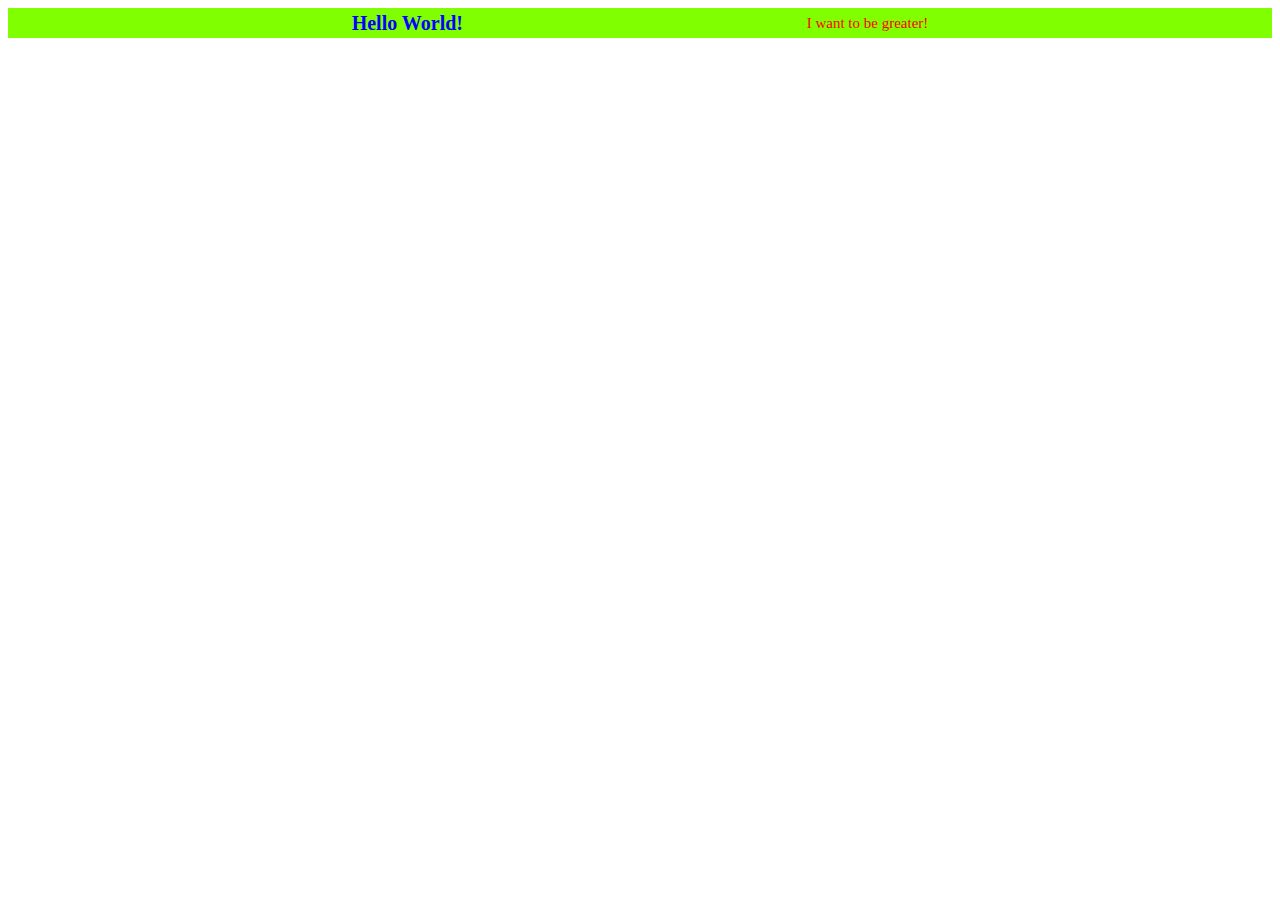
<file: index.html>
<!DOCTYPE html>
<html lang="en">
<head>
    <meta charset="UTF-8">
    <meta name="viewport" content="width=device-width, initial-scale=1.0">
    <title>Document</title>
    <link rel="stylesheet" href="style.css">
</head>
<body>
    <div class="block">
        <h1>Hello World!</h1>
        <p>I want to be greater!</p>
    </div>
</body>
</html>
</file>
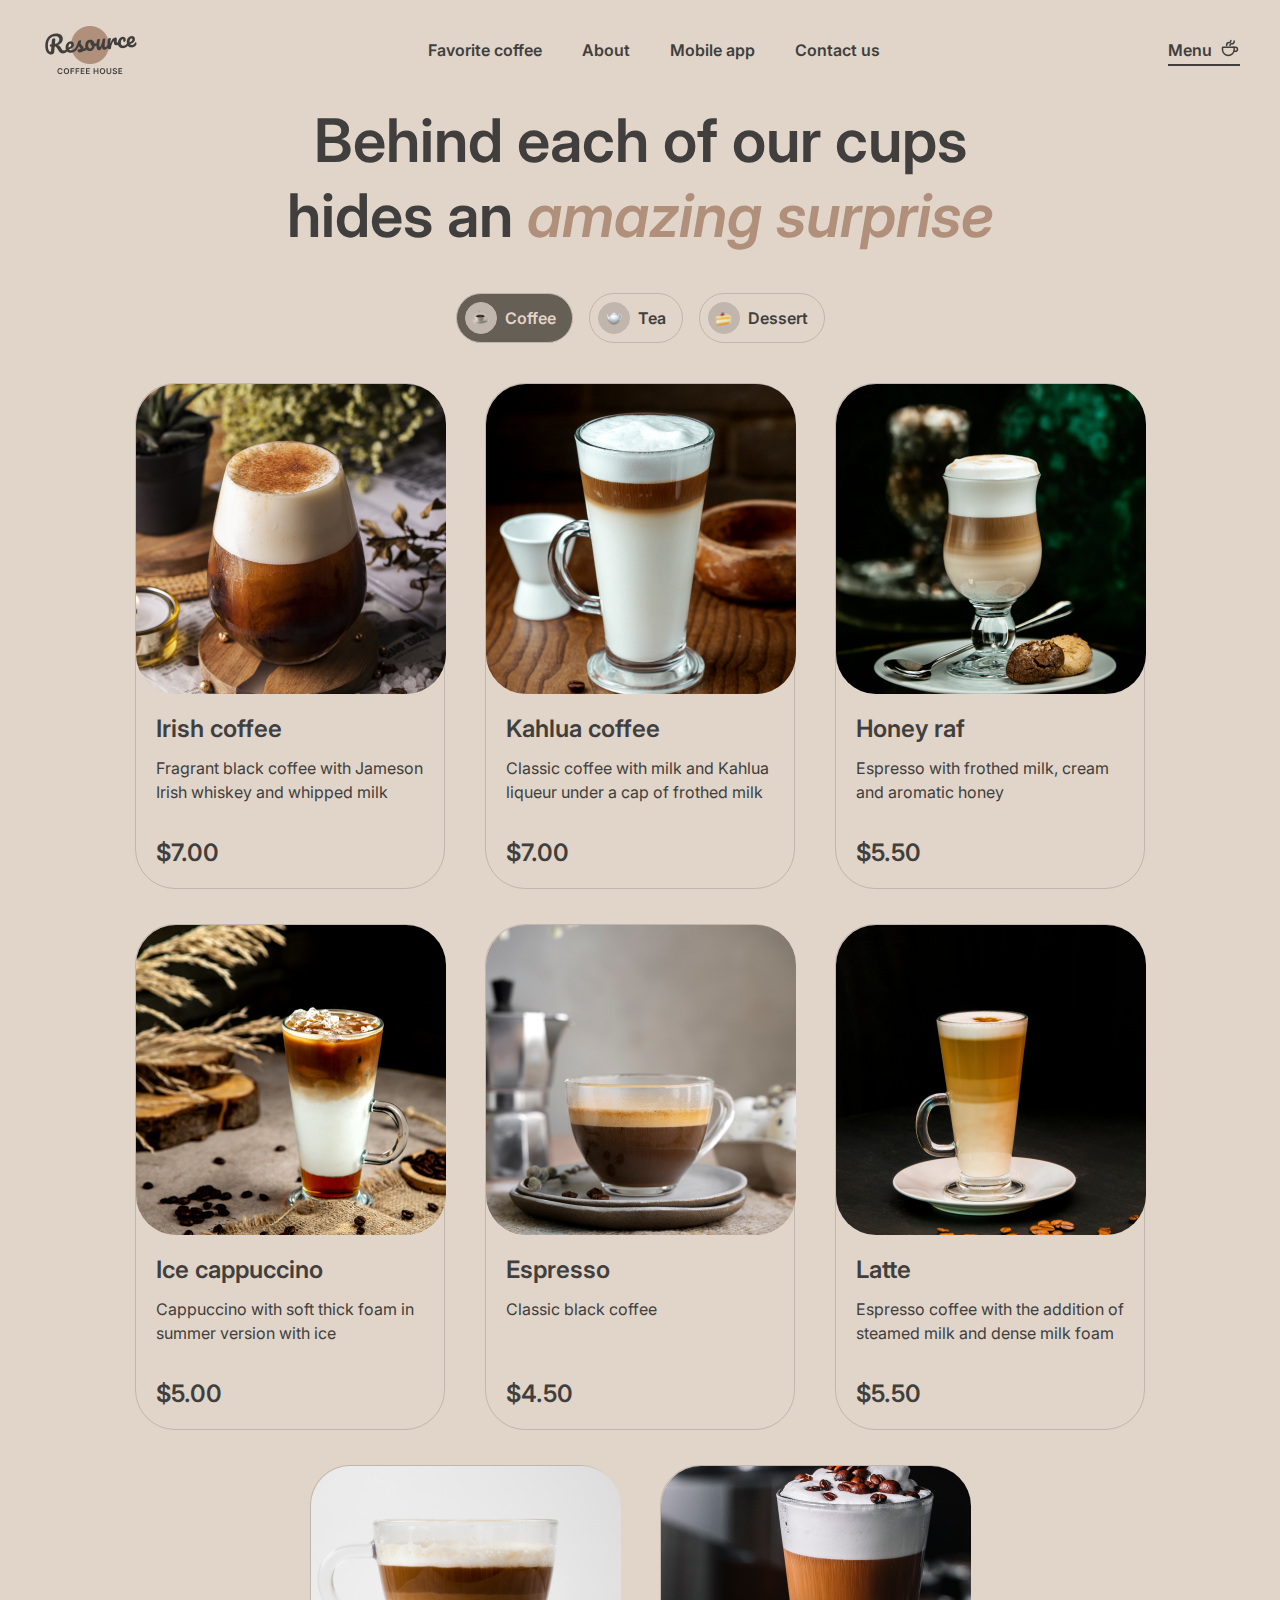
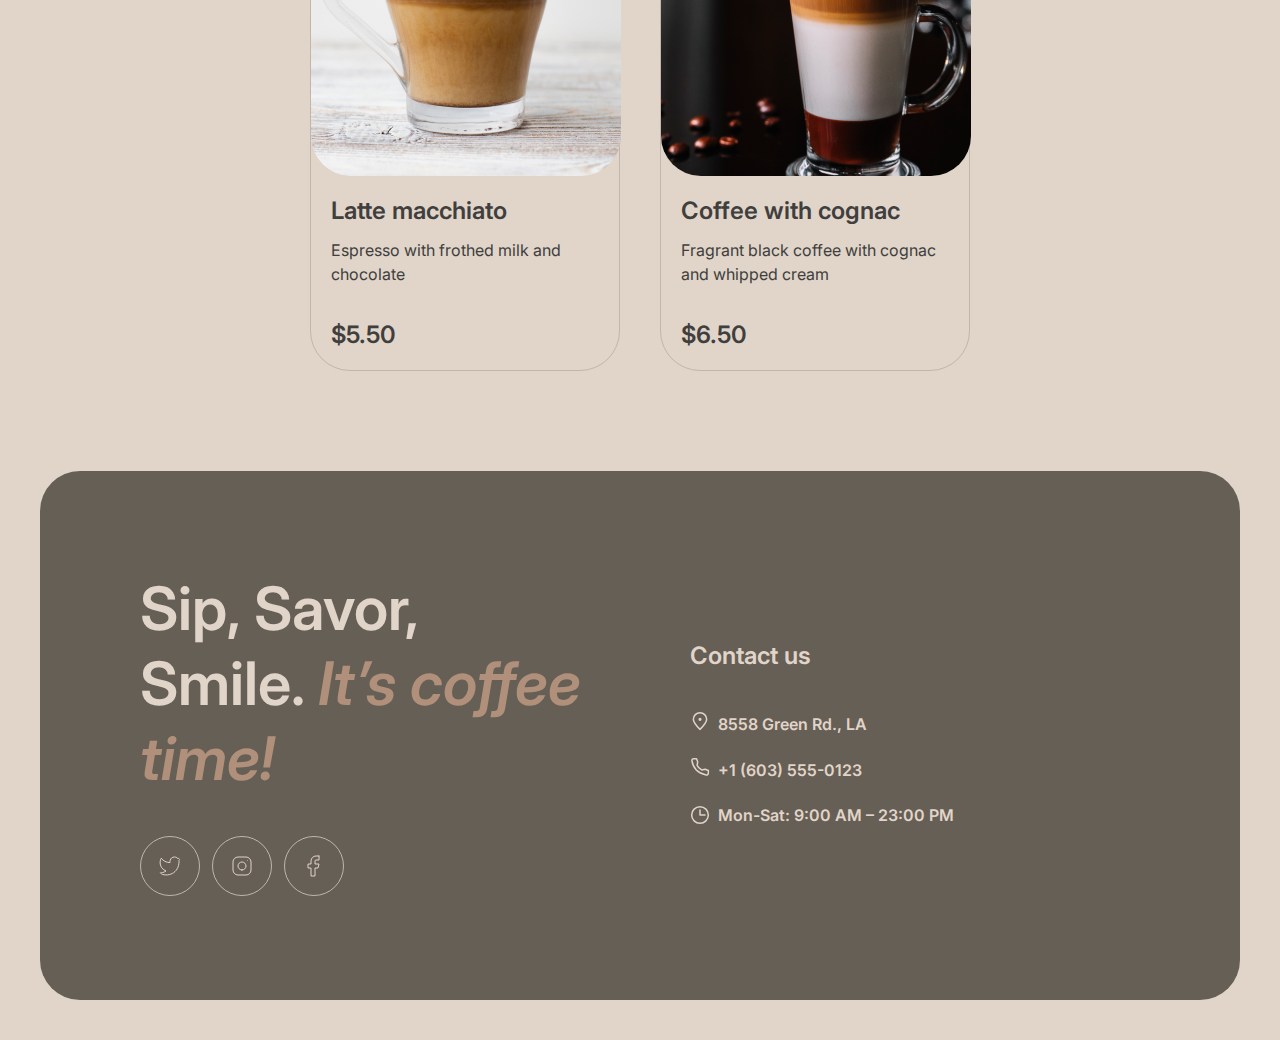
<file: coffee-house/menu/index.html>
<!DOCTYPE html>
<html lang="en">
<head>
    <meta charset="UTF-8">
    <meta name="viewport" content="width=device-width, initial-scale=1.0">
    <title>Coffee-house</title>
    <link rel="shortcut icon" href="../icons/favicon.ico" type="image/png">
    <link rel="preconnect" href="https://fonts.googleapis.com">
    <link rel="preconnect" href="https://fonts.gstatic.com" crossorigin>
    <link href="https://fonts.googleapis.com/css2?family=Fasthand&family=Inter:wght@400;600&family=Raleway:ital,wght@0,300;0,900;1,500;1,900&family=Roboto:wght@400;700;900&display=swap" rel="stylesheet"> 
    <link rel="stylesheet" href="css/style.min.css">
</head>
<body class="root">
    
    <div class="page">
        <header class="header">
            <nav class="header__navigation">
                <div class="header__menu">
                    <div>
                        <a href="../index.html" class="header__link"><img src="../images/logo.png" alt="header-logo" class="header__logo"></a>
                    </div>
                    <div class="hamburger">
                        <svg xmlns="http://www.w3.org/2000/svg" width="18" height="2" viewBox="0 0 18 2" fill="none">
                            <path d="M1 1H17" stroke="#403F3D" stroke-width="1.5" stroke-linecap="round" stroke-linejoin="round"/>
                          </svg>
                          <svg xmlns="http://www.w3.org/2000/svg" width="18" height="2" viewBox="0 0 18 2" fill="none">
                            <path d="M1 1H17" stroke="#403F3D" stroke-width="1.5" stroke-linecap="round" stroke-linejoin="round"/>
                          </svg>
                    </div>
                </div>
                <ul class="menu">
                    <li class="menu__item">
                        <a class="scroll" href="../index.html#favorite">Favorite coffee</a>
                    </li>
                    <li class="menu__item">
                        <a class="scroll" href="../index.html#about">About</a>
                    </li>
                    <li class="menu__item">
                        <a class="scroll" href="../index.html#mobile">Mobile app</a>
                    </li>
                    <li class="menu__item">
                        <a class="scroll" href="#contact">Contact us</a>
                    </li>
                    
                </ul>
                <button class="header__button">
                    <span>Menu</span>
                    <img src="../icons/coffee-cup.svg" alt="coffee-cup">
                </button>
                
            </nav>
        </header>

        

        <main class="coffee-content" id="menu">
            <section class="offer">
                <h1 class="offer__title">Behind each of our cups hides an <span>amazing surprise</span></h1>
                <nav>
                    <ul >
                        <li class="noHover">Coffee</li>
                        <li class="noHover">Tea</li>
                        <li class="noHover">Dessert</li>
                    </ul>
                </nav>
            </section>
            <section class="grid">
                <div class="grid__content noHover">
                    <div class="grid__box">
                        <img src="../images/coffee-1.png" alt="coffe1" class="grid__img">
                    </div>
                    <div class="grid__descr">
                        <div>
                            <h2 class="grid__title">Irish coffee</h2>
                            <p class="grid__subtitle">Fragrant black coffee with Jameson Irish whiskey and whipped milk</p>
                        </div>
                        <h3 class="grid__price">$7.00</h3>
                    </div>
                </div>
                <div class="grid__content noHover">
                    <div class="grid__box">
                        <img src="../images/coffee-2.png" alt="coffe2" class="grid__img">
                    </div>
                    <div class="grid__descr">
                        <div>
                            <h2 class="grid__title">Kahlua coffee</h2>
                            <p class="grid__subtitle">Classic coffee with milk and Kahlua liqueur under a cap of frothed milk</p>
                        </div>
                        <h3 class="grid__price">$7.00</h3>
                    </div>
                </div>
                <div class="grid__content noHover">
                    <div class="grid__box">
                        <img src="../images/coffee-3.png" alt="coffe3" class="grid__img">
                    </div>
                    <div class="grid__descr">
                        <div>
                            <h2 class="grid__title">Honey raf</h2>
                            <p class="grid__subtitle">Espresso with frothed milk, cream and aromatic honey</p>
                        </div>
                        <h3 class="grid__price">$5.50</h3>
                    </div>
                </div>
                <div class="grid__content noHover">
                    <div class="grid__box">
                        <img src="../images/coffee-4.png" alt="coffe4" class="grid__img">
                    </div>
                    <div class="grid__descr">
                        <div>
                            <h2 class="grid__title">Ice cappuccino</h2>
                            <p class="grid__subtitle">Cappuccino with soft thick foam in summer version with ice</p>
                        </div>
                        <h3 class="grid__price">$5.00</h3>
                    </div>
                </div>
                <div class="grid__content">
                    <div class="grid__box">
                        <img src="../images/coffee-5.png" alt="coffe5" class="grid__img">
                    </div>
                    <div class="grid__descr">
                        <div>
                            <h2 class="grid__title">Espresso</h2>
                            <p class="grid__subtitle">Classic black coffee</p>
                        </div>
                        <h3 class="grid__price">$4.50</h3>
                    </div>
                </div>
                <div class="grid__content">
                    <div class="grid__box">
                        <img src="../images/coffee-6.png" alt="coffe6" class="grid__img">
                    </div>
                    <div class="grid__descr">
                        <div>
                            <h2 class="grid__title">Latte</h2>
                            <p class="grid__subtitle">Espresso coffee with the addition of steamed milk and dense milk foam</p>
                        </div>
                        <h3 class="grid__price">$5.50</h3>
                    </div>
                </div>
                <div class="grid__content">
                    <div class="grid__box">
                        <img src="../images/coffee-7.png" alt="coffe7" class="grid__img">
                    </div>
                    <div class="grid__descr">
                        <div>
                            <h2 class="grid__title">Latte macchiato</h2>
                            <p class="grid__subtitle">Espresso with frothed milk and chocolate</p>
                        </div>
                        <h3 class="grid__price">$5.50</h3>
                    </div>
                </div>
                <div class="grid__content">
                    <div class="grid__box">
                        <img src="../images/coffee-8.png" alt="coffe8" class="grid__img">
                    </div>
                    <div class="grid__descr">
                        <div>
                            <h2 class="grid__title">Coffee with cognac</h2>
                            <p class="grid__subtitle">Fragrant black coffee with cognac and whipped cream</p>
                        </div>
                        <h3 class="grid__price">$6.50</h3>
                    </div>
                </div>
                
                <div class="grid__button">
                    <svg xmlns="http://www.w3.org/2000/svg" width="24" height="24" viewBox="0 0 24 24" fill="none">
                        <path d="M21.8883 13.5C21.1645 18.3113 17.013 22 12 22C6.47715 22 2 17.5228 2 12C2 6.47715 6.47715 2 12 2C16.1006 2 19.6248 4.46819 21.1679 8" stroke="#403F3D" stroke-linecap="round" stroke-linejoin="round"/>
                        <path d="M17 8H21.4C21.7314 8 22 7.73137 22 7.4V3" stroke="#403F3D" stroke-linecap="round" stroke-linejoin="round"/>
                    </svg>
                </div>
            
            </section>
        </main>
            

        <footer class="footer">
            <div class="footer__info">
                <h2 class="footer__title">Sip, Savor, Smile. <span>It’s coffee time!</span></h2>
                <div class="footer__links">
                    <a href="#"><svg class="footer__images noHover" xmlns="http://www.w3.org/2000/svg" width="24" height="24" viewBox="0 0 24 24" fill="none">
                        <path d="M23 3.01006C23 3.01006 20.9821 4.20217 19.86 4.54006C19.2577 3.84757 18.4573 3.35675 17.567 3.13398C16.6767 2.91122 15.7395 2.96725 14.8821 3.29451C14.0247 3.62177 13.2884 4.20446 12.773 4.96377C12.2575 5.72309 11.9877 6.62239 12 7.54006V8.54006C10.2426 8.58562 8.50127 8.19587 6.93101 7.4055C5.36074 6.61513 4.01032 5.44869 3 4.01006C3 4.01006 -1 13.0101 8 17.0101C5.94053 18.408 3.48716 19.109 1 19.0101C10 24.0101 21 19.0101 21 7.51006C20.9991 7.23151 20.9723 6.95365 20.92 6.68006C21.9406 5.67355 23 3.01006 23 3.01006Z" stroke="#" stroke-linecap="round" stroke-linejoin="round"/>
                      </svg></a>
                    <a href="#"><svg class="footer__images noHover" xmlns="http://www.w3.org/2000/svg" width="24" height="24" viewBox="0 0 24 24" fill="none">
                        <path d="M12 16C14.2091 16 16 14.2091 16 12C16 9.79086 14.2091 8 12 8C9.79086 8 8 9.79086 8 12C8 14.2091 9.79086 16 12 16Z" stroke="#" stroke-linecap="round" stroke-linejoin="round"/>
                        <path d="M3 16V8C3 5.23858 5.23858 3 8 3H16C18.7614 3 21 5.23858 21 8V16C21 18.7614 18.7614 21 16 21H8C5.23858 21 3 18.7614 3 16Z" stroke="#"/>
                        <path d="M17.5 6.51L17.51 6.49889" stroke="#" stroke-linecap="round" stroke-linejoin="round"/>
                      </svg></a>
                    <a href="#"><svg class="footer__images noHover" xmlns="http://www.w3.org/2000/svg" width="24" height="24" viewBox="0 0 24 24" fill="none">
                        <path d="M17 2H14C12.6739 2 11.4021 2.52678 10.4645 3.46447C9.52678 4.40215 9 5.67392 9 7V10H6V14H9V22H13V14H16L17 10H13V7C13 6.73478 13.1054 6.48043 13.2929 6.29289C13.4804 6.10536 13.7348 6 14 6H17V2Z" stroke="#" stroke-linecap="round" stroke-linejoin="round"/>
                      </svg></a>
                </div>
            </div>
            <div class="footer__contacts" id="contact">
                <h3 class="footer__subtitle">Contact us</h3>
                <nav>
                    <ul>
                        <li>
                            <a href="https://maps.app.goo.gl/W6jdrYbLg4jsJ1gV9" target=_blank><img src="../icons/marker.svg" alt="marker"></a>
                            <a href="https://maps.app.goo.gl/W6jdrYbLg4jsJ1gV9" target=_blank>8558 Green Rd.,  LA</a>
                        </li>
                        <li>
                            <a  href="tel:+16035550123"><img src="../icons/phone.svg" alt="phone"></a>
                            <a href="tel:+16035550123">+1 (603) 555-0123</a>
                        </li>
                        <li>
                            <img src="../icons/clock.svg" alt="clocks">
                            Mon-Sat: 9:00 AM – 23:00 PM
                        </li>
                    </ul>
                </nav>
            </div>
        </footer>
    </div>
<script src="js/script.js"></script>
</body>
</html>
</file>
<file: style.css>
h1 {
    font-size: 20px;
    color: blue;
}

p {
    font-size: 15px;
    color: red; 
}

.block {
    display: flex;
    background-color: chartreuse;
    align-items: center;
    justify-content: center;
    justify-content: space-evenly;
    height: 30px;
}
</file>
<file: coffee-house/menu/css/style.min.css>
@import'../vendor/normalize.css';*{font-family:"Inter",sans-serif;scroll-behavior:smooth}.root{max-width:1440px;background-color:#e1d4c9;margin:0 auto}.hamburger{display:none}.page{max-width:1360px;padding:0 40px}.no-scroll{overflow:clip}.header{display:-webkit-box;display:-ms-flexbox;display:flex;padding:20px 0;-webkit-box-orient:vertical;-webkit-box-direction:normal;-ms-flex-direction:column;flex-direction:column;-webkit-box-pack:center;-ms-flex-pack:center;justify-content:center;-webkit-box-align:center;-ms-flex-align:center;align-items:center}.header__logo{width:100px;height:60px}.header__navigation{display:-webkit-box;display:-ms-flexbox;display:flex;max-width:1360px;-webkit-box-pack:justify;-ms-flex-pack:justify;justify-content:space-between;-webkit-box-align:center;-ms-flex-align:center;align-items:center;-ms-flex-item-align:stretch;align-self:stretch}.header__button{padding:0;padding-bottom:4px;border:none;background:none;color:#403f3d;display:-webkit-box;display:-ms-flexbox;display:flex;-webkit-box-pack:center;-ms-flex-pack:center;justify-content:center;-webkit-box-align:start;-ms-flex-align:start;align-items:flex-start;gap:8px;font-size:16px;font-style:normal;font-weight:600;line-height:150%;background-image:-webkit-gradient(linear, left top, left bottom, from(currentColor), to(currentColor));background-image:linear-gradient(currentColor, currentColor);background-position:50% 100%;background-repeat:no-repeat;background-size:100% 2px}.menu{display:-webkit-box;display:-ms-flexbox;display:flex;gap:40px;list-style-type:none;margin:0;padding:0}.menu__item{padding-bottom:4px;font-size:16px;font-style:normal;font-weight:600;line-height:150%;color:#403f3d;background-image:-webkit-gradient(linear, left top, left bottom, from(currentColor), to(currentColor));background-image:linear-gradient(currentColor, currentColor);background-position:50% 100%;background-repeat:no-repeat;background-size:0% 2px;-webkit-transition:background-size .7s;transition:background-size .7s}.menu__item:hover{background-size:100% 2px}.menu__item a{color:#403f3d;text-decoration:none}.footer{background-color:#665f55;min-height:250px;padding:100px;display:-webkit-box;display:-ms-flexbox;display:flex;-webkit-box-align:center;-ms-flex-align:center;align-items:center;gap:100px;border-radius:40px;margin-bottom:40px}.footer__info{display:-webkit-box;display:-ms-flexbox;display:flex;-webkit-box-orient:vertical;-webkit-box-direction:normal;-ms-flex-direction:column;flex-direction:column;-webkit-box-pack:center;-ms-flex-pack:center;justify-content:center;-webkit-box-align:start;-ms-flex-align:start;align-items:flex-start;gap:40px;-webkit-box-flex:1;-ms-flex:1 0 0px;flex:1 0 0}.footer__title{margin:0;color:#e1d4c9;font-size:clamp(32px,7.8vw,60px);font-style:normal;font-weight:600;line-height:125%}.footer__title span{font-style:italic;color:#b0907a}.footer__links{display:-webkit-box;display:-ms-flexbox;display:flex;gap:12px}.footer__images{width:24px;height:24px;border:1px solid #c1b6ad;padding:17px;border-radius:100px;stroke:#e1d4c9;-webkit-transition:background-color .6s ease;transition:background-color .6s ease}.footer__images:hover{stroke:#403f3d;stroke-width:5%;background-color:#e1d4c9}.footer__contacts{display:-webkit-box;display:-ms-flexbox;display:flex;-webkit-box-orient:vertical;-webkit-box-direction:normal;-ms-flex-direction:column;flex-direction:column;-webkit-box-pack:center;-ms-flex-pack:center;justify-content:center;-webkit-box-align:start;-ms-flex-align:start;align-items:flex-start;gap:40px;-webkit-box-flex:1;-ms-flex:1 0 0px;flex:1 0 0}.footer__contacts nav{display:-webkit-box;display:-ms-flexbox;display:flex;-webkit-box-align:start;-ms-flex-align:start;align-items:flex-start}.footer__contacts nav ul{display:-webkit-box;display:-ms-flexbox;display:flex;list-style-type:none;display:flex;-webkit-box-orient:vertical;-webkit-box-direction:normal;-ms-flex-direction:column;flex-direction:column;gap:16px;margin:0;padding:0;-webkit-box-align:start;-ms-flex-align:start;align-items:flex-start}.footer__contacts nav ul li{display:-webkit-box;display:-ms-flexbox;display:flex;gap:8px;-webkit-box-align:center;-ms-flex-align:center;align-items:center;font-family:Inter;font-size:16px;font-style:normal;font-weight:600;line-height:150%;color:#e1d4c9;padding-bottom:4px;background-image:-webkit-gradient(linear, left top, left bottom, from(currentColor), to(currentColor));background-image:linear-gradient(currentColor, currentColor);background-position:50% 100%;background-repeat:no-repeat;background-size:0% 2px;-webkit-transition:background-size .6s;transition:background-size .6s}.footer__contacts nav ul li:hover{background-size:100% 2px}.footer__contacts nav ul li:nth-child(3){cursor:default;background-size:0}.footer__contacts nav ul li a{text-decoration:none;color:#e1d4c9}.footer__subtitle{margin:0;font-size:24px;font-style:normal;font-weight:600;line-height:125%;color:#e1d4c9}.offer{display:-webkit-box;display:-ms-flexbox;display:flex;-webkit-box-orient:vertical;-webkit-box-direction:normal;-ms-flex-direction:column;flex-direction:column;-webkit-box-align:center;-ms-flex-align:center;align-items:center;gap:40px;margin-bottom:40px;min-height:236px}.offer__title{margin:0;font-size:clamp(32px,7.8vw,60px);font-style:normal;font-weight:600;line-height:125%;color:#403f3d;width:800px;text-align:center}.offer__title span{font-style:italic;color:#b0907a}.offer nav>ul{display:-webkit-box;display:-ms-flexbox;display:flex;-webkit-box-pack:center;-ms-flex-pack:center;justify-content:center;-webkit-box-align:center;-ms-flex-align:center;align-items:center;gap:16px;margin:0;padding:0;list-style-type:none;font-size:16px;font-style:normal;font-weight:600;line-height:150%;color:#403f3d}.offer nav>ul li{display:-webkit-box;display:-ms-flexbox;display:flex;padding:8px 16px 8px 8px;-webkit-box-pack:center;-ms-flex-pack:center;justify-content:center;-webkit-box-align:center;-ms-flex-align:center;align-items:center;gap:8px;border:1px solid #c1b6ad;border-radius:100px;-webkit-transition:background-color .6s ease;transition:background-color .6s ease;cursor:pointer}.offer nav>ul li:hover{background-color:#665f55;color:#e1d4c9}.offer nav>ul li:nth-child(1){background-color:#665f55;color:#e1d4c9;cursor:default}.offer nav>ul li:nth-child(1)::before{content:"";display:-webkit-box;display:-ms-flexbox;display:flex;padding:3px 7px;-webkit-box-pack:center;-ms-flex-pack:center;justify-content:center;-webkit-box-align:center;-ms-flex-align:center;align-items:center;background:url("../../icons/coffee.svg") center no-repeat;width:16px;height:24px;border:1px solid #c1b6ad;border-radius:100px;background-color:#c1b6ad}.offer nav>ul li:nth-child(2)::before{content:"";display:-webkit-box;display:-ms-flexbox;display:flex;padding:3px 7px;-webkit-box-pack:center;-ms-flex-pack:center;justify-content:center;-webkit-box-align:center;-ms-flex-align:center;align-items:center;background:url("../../icons/tea.svg") center no-repeat;width:16px;height:24px;border:1px solid #c1b6ad;border-radius:100px;background-color:#c1b6ad}.offer nav>ul li:nth-child(3)::before{content:"";display:-webkit-box;display:-ms-flexbox;display:flex;padding:3px 7px;-webkit-box-pack:center;-ms-flex-pack:center;justify-content:center;-webkit-box-align:center;-ms-flex-align:center;align-items:center;background:url("../../icons/dessert.svg") center no-repeat;width:16px;height:24px;border:1px solid #c1b6ad;border-radius:100px;background-color:#c1b6ad}.grid{display:-webkit-box;display:-ms-flexbox;display:flex;-ms-flex-wrap:wrap;flex-wrap:wrap;-webkit-box-pack:center;-ms-flex-pack:center;justify-content:center;-webkit-column-gap:40px;-moz-column-gap:40px;column-gap:40px;row-gap:35px;margin-bottom:100px}.grid__content{display:-webkit-box;display:-ms-flexbox;display:flex;height:506px;width:310px;-webkit-box-orient:vertical;-webkit-box-direction:normal;-ms-flex-direction:column;flex-direction:column;-webkit-box-align:start;-ms-flex-align:start;align-items:flex-start;border:1px solid #c1b6ad;border-radius:40px;-webkit-box-sizing:border-box;box-sizing:border-box}.grid__content:hover img{-webkit-transform:scale(0.92);transform:scale(0.92)}.grid__box{width:310px;height:310px;border-radius:40px;display:-webkit-box;display:-ms-flexbox;display:flex;overflow:hidden;-webkit-box-align:center;-ms-flex-align:center;align-items:center;-webkit-box-pack:center;-ms-flex-pack:center;justify-content:center}.grid__img{width:340px;height:340px;border-radius:40px;-webkit-transition:-webkit-transform 1s ease;transition:-webkit-transform 1s ease;transition:transform 1s ease;transition:transform 1s ease, -webkit-transform 1s ease}.grid__descr{display:-webkit-box;display:-ms-flexbox;display:flex;padding:20px;-webkit-box-orient:vertical;-webkit-box-direction:normal;-ms-flex-direction:column;flex-direction:column;-webkit-box-pack:justify;-ms-flex-pack:justify;justify-content:space-between;-webkit-box-align:start;-ms-flex-align:start;align-items:flex-start;-webkit-box-flex:1;-ms-flex:1 0 0px;flex:1 0 0;-ms-flex-item-align:stretch;align-self:stretch}.grid__descr div{display:-webkit-box;display:-ms-flexbox;display:flex;-webkit-box-orient:vertical;-webkit-box-direction:normal;-ms-flex-direction:column;flex-direction:column;-webkit-box-pack:center;-ms-flex-pack:center;justify-content:center;-webkit-box-align:start;-ms-flex-align:start;align-items:flex-start;gap:12px;-ms-flex-item-align:stretch;align-self:stretch}.grid__title{margin:0;padding:0;font-size:24px;font-style:normal;font-weight:600;line-height:125%;color:#403f3d}.grid__subtitle{margin:0;padding:0;color:#403f3d;font-size:16px;font-style:normal;font-weight:400;line-height:150%}.grid__price{margin:0;padding:0;color:#403f3d;font-size:24px;font-style:normal;font-weight:600;line-height:125%}.grid__button{display:none}@media screen and (max-width: 1024px){.noHover{pointer-events:none;cursor:default}.offer__title{width:auto}.grid{display:-webkit-box;display:-ms-flexbox;display:flex;-webkit-box-pack:center;-ms-flex-pack:center;justify-content:center;gap:40px;-webkit-box-orient:horizontal;-webkit-box-direction:normal;-ms-flex-direction:row;flex-direction:row;-ms-flex-wrap:wrap;flex-wrap:wrap}.grid__content:nth-child(n+5){display:none}.grid__button{cursor:pointer}.grid__button svg{border:1px solid #665f55;border-radius:50%;padding:16px}.menu__item:hover{background-size:0%}.footer{display:-webkit-box;display:-ms-flexbox;display:flex;-webkit-box-orient:vertical;-webkit-box-direction:normal;-ms-flex-direction:column;flex-direction:column;-webkit-box-align:start;-ms-flex-align:start;align-items:flex-start}.footer nav ul li:hover{background-size:0%}}@media screen and (max-width: 768px){.grid__button{display:block}.header__button{margin-top:40px;display:none;gap:16px;-webkit-box-align:center;-ms-flex-align:center;align-items:center}.header__button span{font-size:32px}.header__button img{width:40px;height:40px}.header__navigation{-webkit-box-orient:vertical;-webkit-box-direction:normal;-ms-flex-direction:column;flex-direction:column}.header__menu{display:-webkit-box;display:-ms-flexbox;display:flex;-webkit-box-pack:justify;-ms-flex-pack:justify;justify-content:space-between;-webkit-box-align:center;-ms-flex-align:center;align-items:center;-ms-flex-item-align:stretch;align-self:stretch}.menu{display:none;-webkit-box-orient:vertical;-webkit-box-direction:normal;-ms-flex-direction:column;flex-direction:column;top:0;right:0;width:100%;height:100vh;background-color:rgba(0,0,0,0)}.menu_active{display:-webkit-box;display:-ms-flexbox;display:flex;-webkit-box-orient:vertical;-webkit-box-direction:normal;-ms-flex-direction:column;flex-direction:column;-webkit-box-align:center;-ms-flex-align:center;align-items:center;gap:60px;-ms-flex-item-align:stretch;align-self:stretch;-webkit-box-sizing:border-box;box-sizing:border-box;padding:40px}.menu__item{font-size:32px}.hamburger{display:-webkit-box;display:-ms-flexbox;display:flex;width:44px;height:44px;-webkit-box-pack:center;-ms-flex-pack:center;justify-content:center;-webkit-box-align:center;-ms-flex-align:center;align-items:center;border-radius:100px;border:1px solid #665f55;-webkit-box-orient:vertical;-webkit-box-direction:normal;-ms-flex-direction:column;flex-direction:column;gap:8px}.hamburger svg{display:block;height:2px;width:16px;-webkit-transition:.5s all;transition:.5s all}.hamburger_active svg{margin-bottom:-2px}.hamburger_active svg:nth-child(1){-webkit-transform:translateY(4px) rotate(-45deg);transform:translateY(4px) rotate(-45deg)}.hamburger_active svg:nth-child(2){-webkit-transform:translateY(-4px) rotate(45deg);transform:translateY(-4px) rotate(45deg)}.footer{padding:100px 60px}}@media screen and (max-width: 590px){.footer{padding:80px 40px}}@media screen and (max-width: 440px){.page{padding:0 20px}.footer{padding:70px 25px}}@media screen and (max-width: 380px){.page{padding:0 16px}.offer{margin:0}.offer__title,.offer span{font-size:32px}.offer nav>ul{gap:8px}.footer{padding:60px 16px;gap:40px}.footer__title,.footer span{font-size:32px}}/*# sourceMappingURL=style.min.css.map */
</file>
